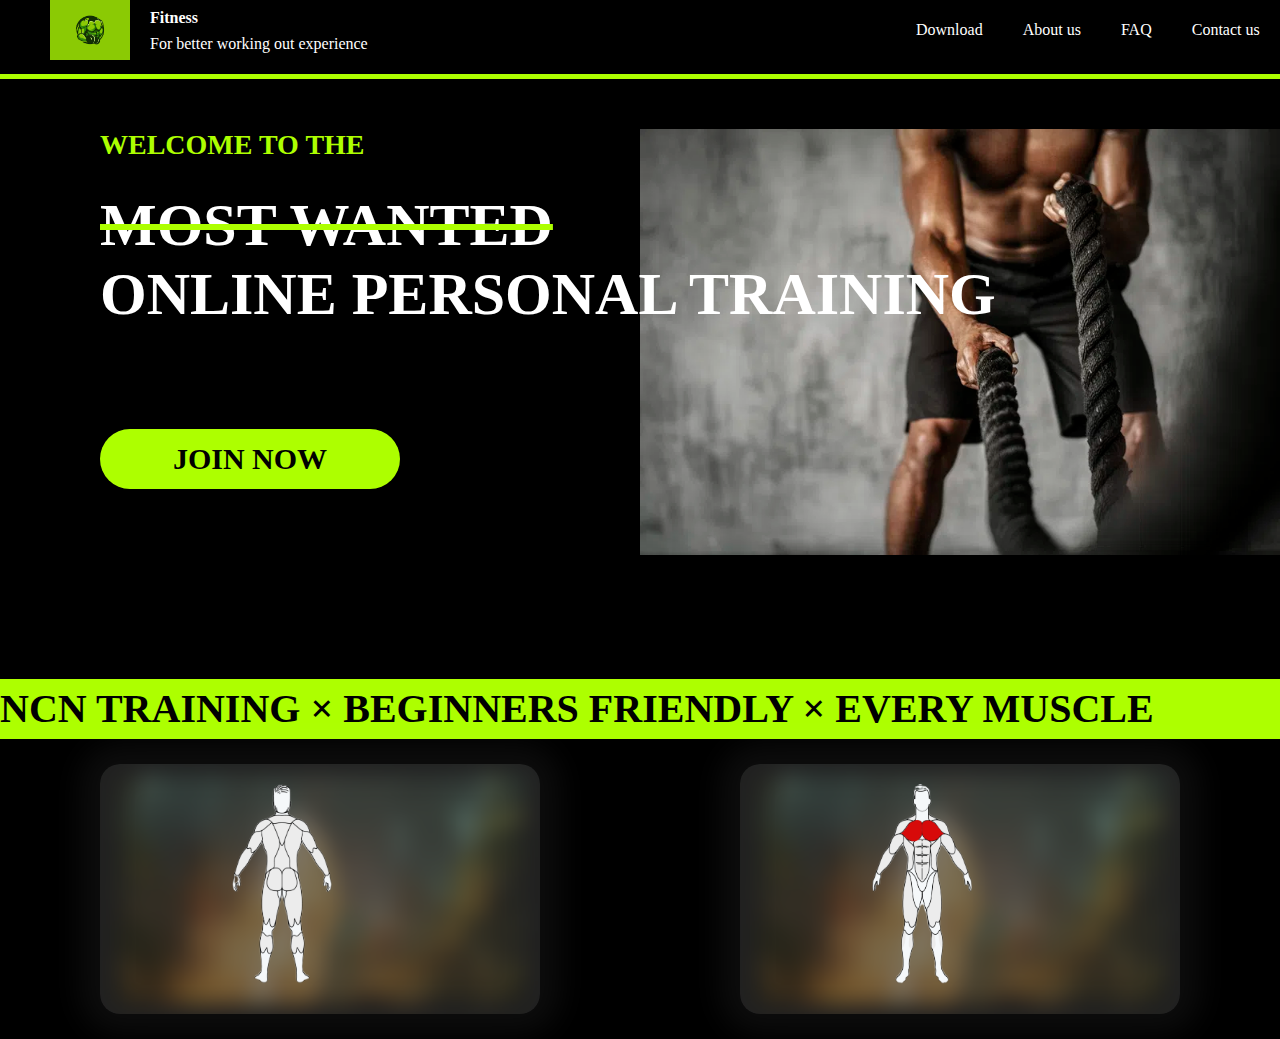
<file: index.html>
<!DOCTYPE html>
<html lang="en">
<head>
    <meta charset="UTF-8">
    <meta http-equiv="X-UA-Compatible" content="IE=edge">
    <meta name="viewport" content="width=device-width, initial-scale=1.0">
    <link rel="stylesheet" href="css/reset.css">
    <link rel="stylesheet" href="css/current.css">
    <link rel="stylesheet" href="css/index.css">
   
    <title>Document</title>
    <style>

    </style>
</head>
<body>
    <div id="header">
        <div id="header-left">
            <div id="header-left-logo">
                <img src="img/logo.png" alt="">
            </div>
            <div id="header-left-name">
                <p id="header-left-name-bold">Fitness</p>
                <p>For better working out experience</p>
            </div>
        </div>
        <ul id="header-right">
            <li><a href="#">Download</a></li>
            <li><a href="#">About us</a></li>
            <li><a href="#">FAQ</a></li>
            <li><a href="#">Contact us</a></li>
        </ul>
    </div>
    <div id="banner">
        <div id="banner-text">
            <p id="banner-text-color">
                WELCOME TO THE
            </p>
            <p id="banner-text-line">
                MOST WANTED
            </p>
            <p id="banner-text-white">
                ONLINE PERSONAL
TRAINING
            </p>
            <div id="banner-text-button" onclick="shake()">
                <a href="index2.html">JOIN NOW</a> 
            </div>
        </div>
        <div id="banner-img">
            <img src="img/1.3.jpg" alt="">
        </div>
    </div>
    <div id="content">
        <div id="content-title">
            NCN TRAINING  ×  BEGINNERS FRIENDLY × EVERY MUSCLE EXERCISE × TR
        </div>
        <div id="content-imgs">
            <div class="wrap">
                <div class="card">
                    <div class="rolebg">
                        <img src="img/bg.png" alt="">
                    </div>
                    <div class="role">
                        <img src="img/3.1.png" alt="">
                    </div>
                   
                </div>
            </div>
            <div class="wrap">
                <div class="card">
                    <div class="rolebg">
                        <img src="img/bg.png" alt="">
                    </div>
                    <div class="role">
                        <img src="img/3.2.png" alt="">
                    </div>
                    
                </div>
            </div>
        </div>
        
    </div>
</body>
<script>

</script>
</html>
</file>
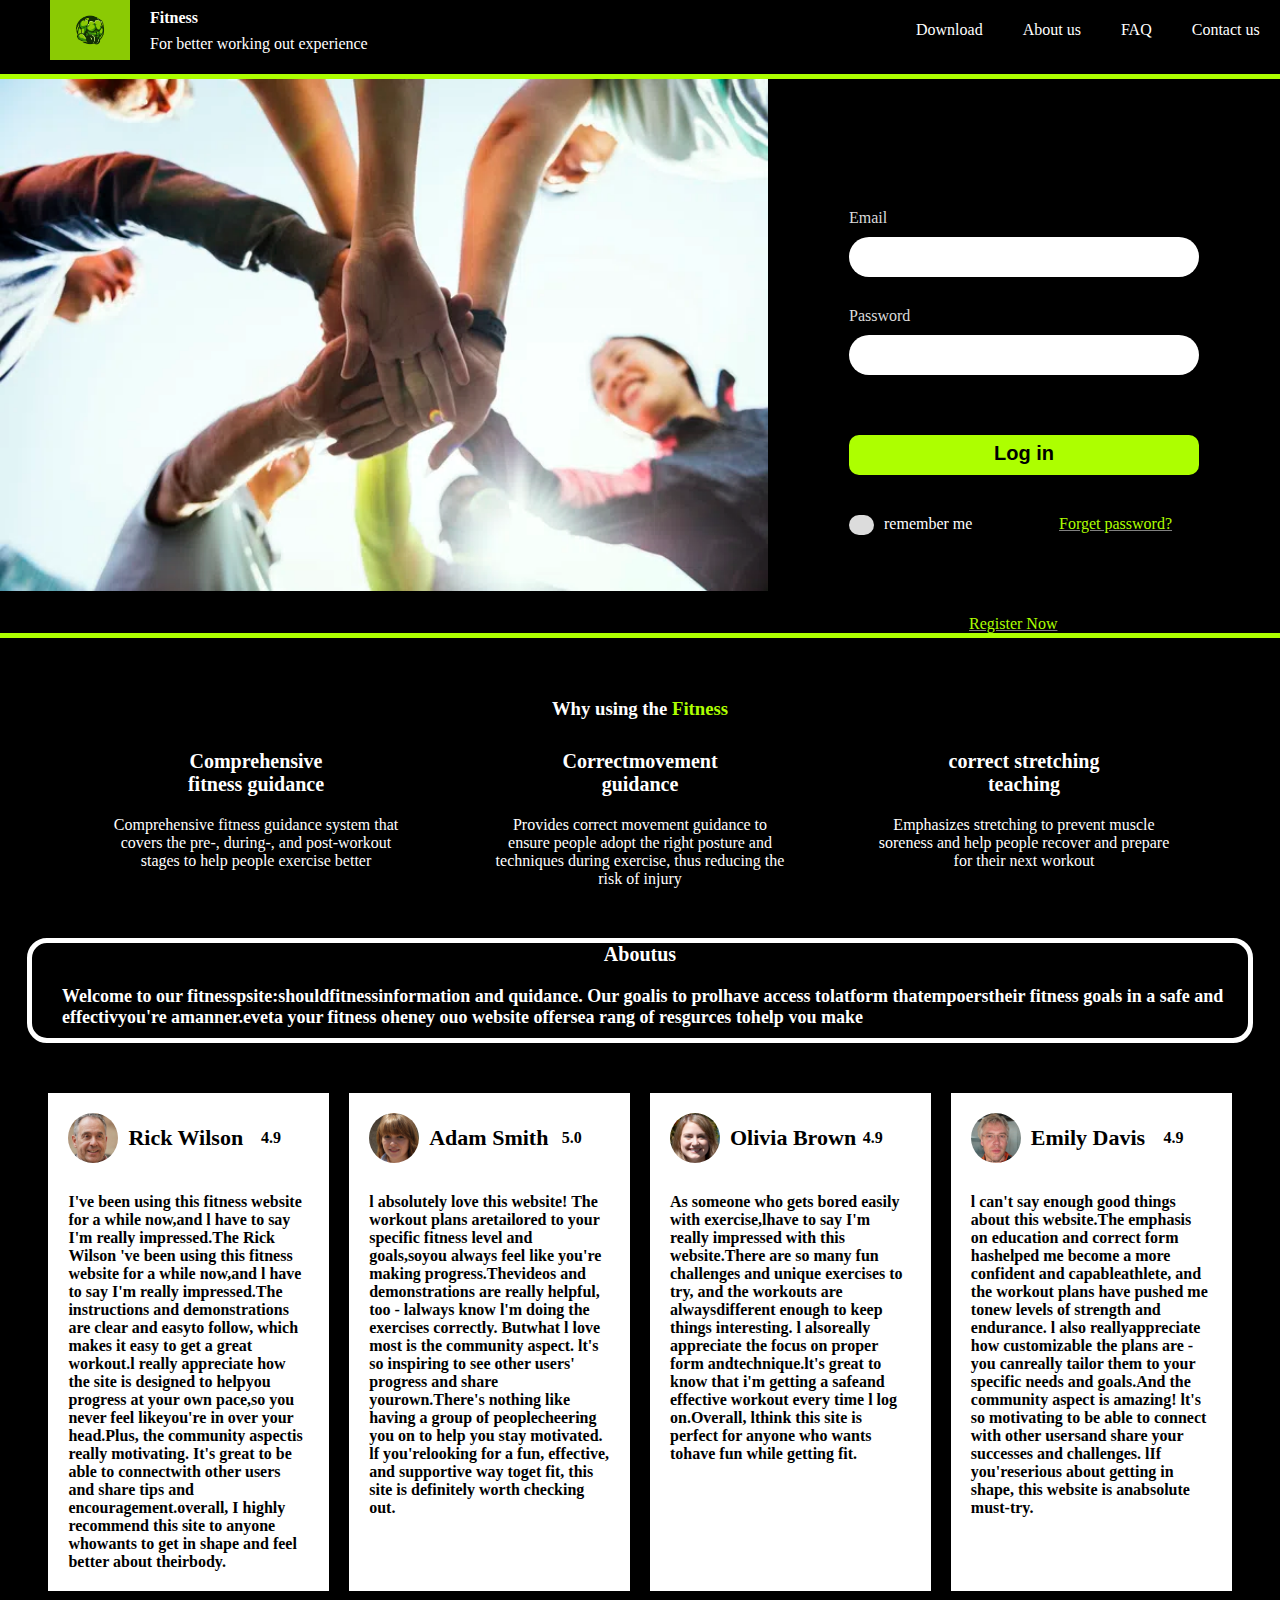
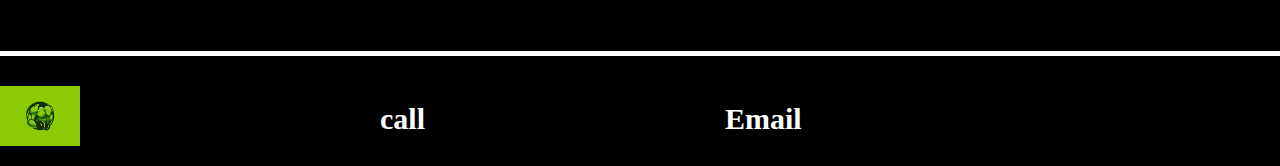
<file: index2.html>
<!DOCTYPE html>
<html lang="en">
  <head>
    <meta charset="UTF-8" />
    <meta http-equiv="X-UA-Compatible" content="IE=edge" />
    <meta name="viewport" content="width=device-width, initial-scale=1.0" />
    <title>Document</title>
    <link
      rel="stylesheet"
      href="//at.alicdn.com/t/c/font_4046373_0g1kmdkhsao8.css"
    />
    <link rel="stylesheet" href="css/reset.css" />
    <link rel="stylesheet" href="css/current.css" />
    <link rel="stylesheet" href="css/index2.css" />
  </head>
  <body>
    <div id="header">
      <div id="header-left">
        <div id="header-left-logo">
          <img src="img/logo.png" alt="" />
        </div>
        <div id="header-left-name">
          <p id="header-left-name-bold">Fitness</p>
          <p>For better working out experience</p>
        </div>
      </div>
      <ul id="header-right">
        <li><a href="#">Download</a></li>
        <li><a href="#">About us</a></li>
        <li><a href="#">FAQ</a></li>
        <li><a href="#">Contact us</a></li>
      </ul>
    </div>
    <div id="login">
      <div id="login-left">
        <img src="img/2.1.jpg" alt="" />
      </div>
      <div id="login-right">
        <form action="index3.html" onsubmit="return login()">
          <div id="login-right-item">
            <p>Email</p>
            <input type="text" id="email" onblur="emailOnblur(this)" />
          </div>
          <div id="login-right-item">
            <p>Password</p>
            <input type="password" onblur="pwdOnblur(this)" />
          </div>
          <div id="login-right-button">
            <input type="submit" value="Log in" />
          </div>
        </form>

        <div id="login-right-help">
          <div id="login-right-help-left">
            <div id="login-right-help-left-elliptic"></div>
            <div id="login-right-help-left-text">remember me</div>
          </div>
          <div id="login-right-help-right">Forget password?</div>
        </div>
        <div id="login-right-register">Register Now</div>
      </div>
    </div>
    <div id="content">
      <h3>Why using the <span>Fitness</span></h3>
      <div id="content-top">
        <div class="content-top-item">
          <div>
            <p class="content-top-item-icon">
              <i class="iconfont icon-yaling"></i>
            </p>
            <p class="content-top-item-title">
              Comprehensive <br />
              fitness guidance
            </p>
            <p>
              Comprehensive fitness guidance system that <br />
              covers the pre-, during-, and post-workout <br />
              stages to help people exercise better
            </p>
          </div>
        </div>
        <div class="content-top-item">
          <div>
            <p class="content-top-item-icon">
              <i class="iconfont icon-xinhao"></i>
            </p>
            <p class="content-top-item-title">
              Correctmovement <br />
              guidance
            </p>
            <p>
              Provides correct movement guidance to <br />
              ensure people adopt the right posture and <br />
              techniques during exercise, thus reducing the <br />
              risk of injury
            </p>
          </div>
        </div>
        <div class="content-top-item">
          <div>
            <p class="content-top-item-icon">
              <i class="iconfont icon-yundong"></i>
            </p>
            <p class="content-top-item-title">
              correct stretching <br />
              teaching
            </p>
            <p>
              Emphasizes stretching to prevent muscle <br />
              soreness and help people recover and prepare <br />
              for their next workout
            </p>
          </div>
        </div>
      </div>
      <div id="content-center">
        <p id="content-center-title">Aboutus</p>
        <p id="content-center-text">
          Welcome to our fitnesspsite:shouldfitnessinformation and quidance. Our
          goalis to prolhave access tolatform thatempoerstheir fitness goals in
          a safe and effectivyou're amanner.eveta your fitness oheney ouo
          website offersea rang of resgurces tohelp vou make
        </p>
      </div>
      <div id="content-bottom">
        <div class="content-buttom-item">
          <div class="content-buttom-item-top">
            <div class="content-buttom-item-top-left">
              <div class="content-buttom-item-top-left-img">
                <img src="img/people1.jpg" alt="" />
              </div>
              <div class="content-buttom-item-top-left-name">Rick Wilson</div>
            </div>
            <div class="content-buttom-item-top-right">
              4.9 <i class="iconfont icon-shoucang"></i>
            </div>
          </div>
          <div class="content-buttom-item-bottom">
            I've been using this fitness website for a while now,and l have to
            say I'm really impressed.The Rick Wilson 've been using this fitness
            website for a while now,and l have to say I'm really impressed.The
            instructions and demonstrations are clear and easyto follow, which
            makes it easy to get a great workout.l really appreciate how the
            site is designed to helpyou progress at your own pace,so you never
            feel likeyou're in over your head.Plus, the community aspectis
            really motivating. It's great to be able to connectwith other users
            and share tips and encouragement.overall, I highly recommend this
            site to anyone whowants to get in shape and feel better about
            theirbody.
          </div>
        </div>
        <div class="content-buttom-item">
          <div class="content-buttom-item-top">
            <div class="content-buttom-item-top-left">
              <div class="content-buttom-item-top-left-img">
                <img src="img/people2.jpg" alt="" />
              </div>
              <div class="content-buttom-item-top-left-name">Adam Smith</div>
            </div>
            <div class="content-buttom-item-top-right">
              5.0 <i class="iconfont icon-shoucang"></i>
            </div>
          </div>
          <div class="content-buttom-item-bottom">
            l absolutely love this website! The workout plans aretailored to
            your specific fitness level and goals,soyou always feel like you're
            making progress.Thevideos and demonstrations are really helpful, too
            - lalways know l'm doing the exercises correctly. Butwhat l love
            most is the community aspect. lt's so inspiring to see other users'
            progress and share yourown.There's nothing like having a group of
            peoplecheering you on to help you stay motivated. lf you'relooking
            for a fun, effective, and supportive way toget fit, this site is
            definitely worth checking out.
          </div>
        </div>
        <div class="content-buttom-item">
          <div class="content-buttom-item-top">
            <div class="content-buttom-item-top-left">
              <div class="content-buttom-item-top-left-img">
                <img src="img/people3.jpg" alt="" />
              </div>
              <div class="content-buttom-item-top-left-name">Olivia Brown</div>
            </div>
            <div class="content-buttom-item-top-right">
              4.9 <i class="iconfont icon-shoucang"></i>
            </div>
          </div>
          <div class="content-buttom-item-bottom">
            As someone who gets bored easily with exercise,lhave to say I'm
            really impressed with this website.There are so many fun challenges
            and unique exercises to try, and the workouts are alwaysdifferent
            enough to keep things interesting. l alsoreally appreciate the focus
            on proper form andtechnique.lt's great to know that i'm getting a
            safeand effective workout every time l log on.Overall, lthink this
            site is perfect for anyone who wants tohave fun while getting fit.
          </div>
        </div>
        <div class="content-buttom-item">
          <div class="content-buttom-item-top">
            <div class="content-buttom-item-top-left">
              <div class="content-buttom-item-top-left-img">
                <img src="img/people4.jpg" alt="" />
              </div>
              <div class="content-buttom-item-top-left-name">Emily Davis</div>
            </div>
            <div class="content-buttom-item-top-right">
              4.9 <i class="iconfont icon-shoucang"></i>
            </div>
          </div>
          <div class="content-buttom-item-bottom">
            l can't say enough good things about this website.The emphasis on
            education and correct form hashelped me become a more confident and
            capableathlete, and the workout plans have pushed me tonew levels of
            strength and endurance. l also reallyappreciate how customizable the
            plans are - you canreally tailor them to your specific needs and
            goals.And the community aspect is amazing! lt's so motivating to be
            able to connect with other usersand share your successes and
            challenges. lIf you'reserious about getting in shape, this website
            is anabsolute must-try.
          </div>
        </div>
      </div>
    </div>
    <div id="bottom-icon">
      <div id="bottom-icon-left">
        <i class="iconfont icon-ditu-yuan white"></i>
        <i class="iconfont icon-ditu-yuan"></i>
        <i class="iconfont icon-ditu-yuan"></i>
        <i class="iconfont icon-ditu-yuan"></i>
      </div>
      <div id="bottom-icon-right">
        <i class="iconfont icon-anniu_jiantouxiangzuo white"></i>
        <i class="iconfont icon-anniu-jiantouxiangyou"></i>
      </div>
    </div>
    <div id="footer">
      <div id="footer-item">
        <img src="img/logo.png" alt="" />
      </div>
      <div id="footer-item">call <i class="iconfont icon-dianhua"></i></div>
      <div id="footer-item">Email <i class="iconfont icon-duanxin"></i></div>
    </div>
  </body>
  <script>
    var emailCheck = false;
    var pwdCheck = false;
    function emailOnblur(obj) {
      var email = obj.value;
      
      if (email.trim() == "" || email.trim() == null) {
        
        alert("邮箱不能为空");
        console.log("youxiang不能为空");
        return false;
      }else
      {
        emailCheck = true;
        return true;
      }
      
      
    }
    function pwdOnblur(obj) {
      var pwd = obj.value;
      
      if (pwd.trim() == "") {
        
        alert("密码不能为空")
        console.log("密码不能为空");
      }
      
      pwdCheck = true;
      return true;
    }

    function login() {
      if (emailCheck == true && pwdCheck == true) {
        document.getElementById("email").value = "";
        return true;
      }
      alert("验证未通过，不能提交");
      return false;
    }
  </script>
</html>
</file>
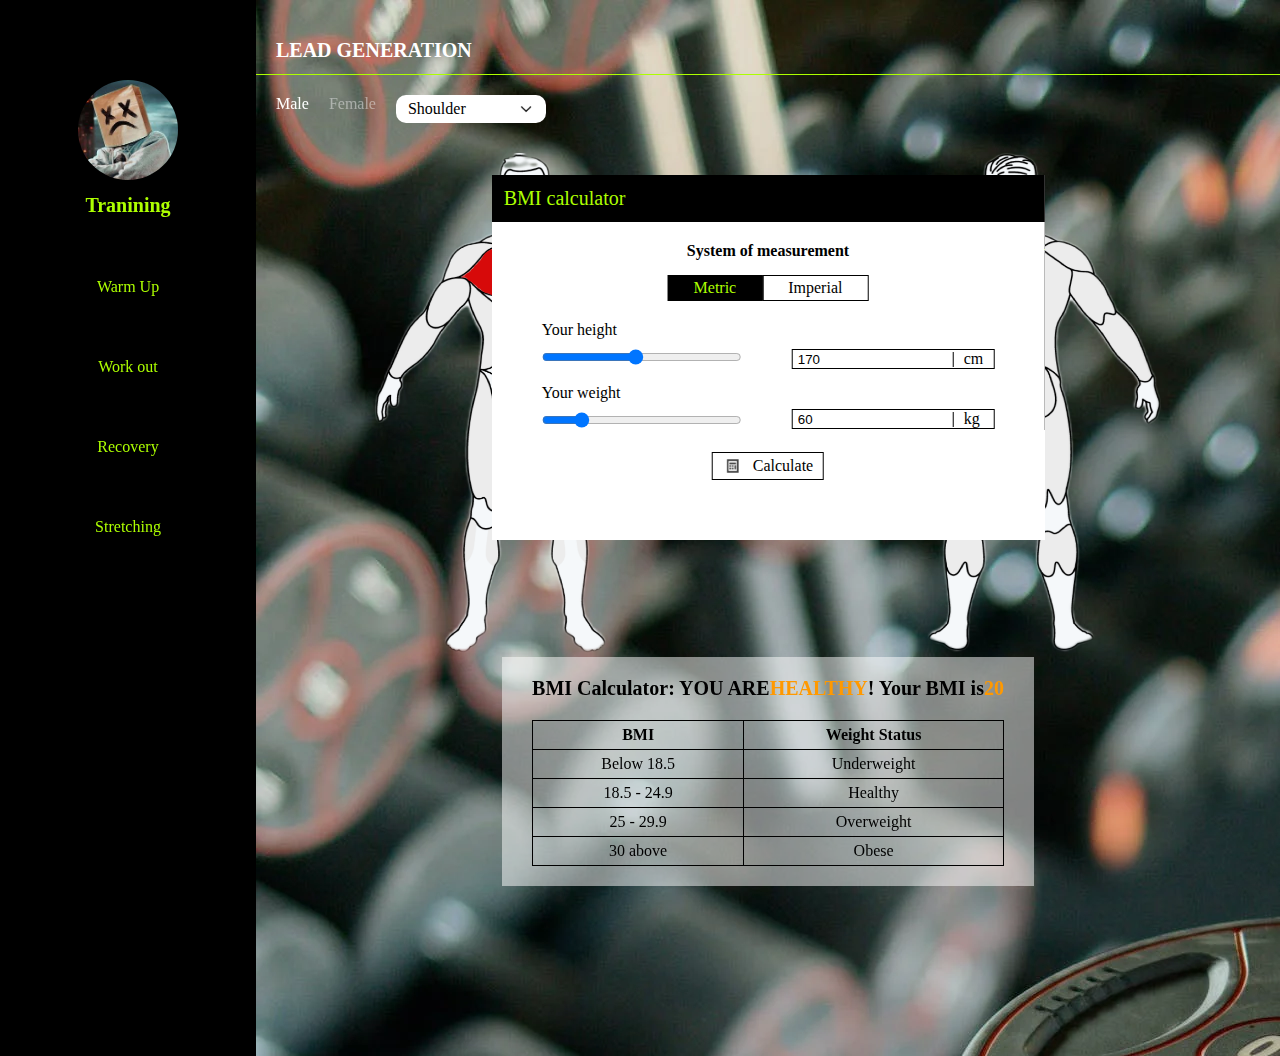
<file: index3.html>
<!DOCTYPE html>
<html lang="en">

<head>
    <meta charset="UTF-8">
    <meta http-equiv="X-UA-Compatible" content="IE=edge">
    <meta name="viewport" content="width=device-width, initial-scale=1.0">
    <title>Document</title>
    <link rel="stylesheet" href="//at.alicdn.com/t/c/font_4046373_0g1kmdkhsao8.css">
    <link rel="stylesheet" href="css/reset.css" />
    <link rel="stylesheet" href="css/current.css" />
    <link rel="stylesheet" href="css/index3.css" />
</head>

<body>
    <div id="big">
        <div id="big-left">
            <ul>
                <li id="big-left-img"><img src="img/people5.jpg" alt=""></li>
                <li id="big-left-name">Tranining</li>
                <li class="big-left-button"><a href="#"><i class="iconfont icon-paobu"></i>Warm Up</a></li>
                <li class="big-left-button"><a href="#"><i class="iconfont icon-fuwocheng"></i> Work out</a></li>
                <li class="big-left-button"><a href="#"><i class="iconfont icon-yangwoqizuo"></i>Recovery</a></li>
                <li class="big-left-button"><a href="#"><i class="iconfont icon-yundong-"></i>Stretching</a></li>
            </ul>
        </div>
        <div id="big-right">
            <div id="big-right-top">
                <i class="iconfont icon-anniu_jiantouxiangzuo"></i>LEAD GENERATION
            </div>
            <div id="big-right-bottom">
                <div id="big-right-bottom-top">
                    <div class="big-right-bottom-top-item gray">
                        <i class="iconfont icon-ditu-yuan"></i>Male
                    </div>
                    <div class="big-right-bottom-top-item ga">
                        <i class="iconfont icon-ditu-yuan"></i>Female
                    </div>
                    <div class="selector">
                        <div id="selector_basic" class="selector-basic">
                            <span id="selector_basic_text">Shoulder</span>
                            <img src="img/down.png" />
                        </div>
                        <div id="selector_options" class="selector-dropdown">
                            <ul id="selector_options_inner" class="big-right-bottom-top-item">
                                <li><a href="#">Shoulder</a></li>
                                <li><a href="#">Arms</a></li>
                                <li><a href="#">Chest</a></li>
                                <li><a href="#">Back</a></li>
                                <li><a href="#">Legss</a></li>
                            </ul>
                        </div>
                    </div>
                </div>
                <div id="big-right-bottom-center">
                    <!-- <div class="big-right-bottom-center-item">
                        <div class="big-right-bottom-center-item-img">
                            <img src="img/3.1.jpg" alt="">
                        </div>
                        <div class="big-right-bottom-center-item-text">
                            <p class="p-frist">Build up</p>
                            <p class="p-second">Home Gym !</p>
                        </div>
                    </div> -->
                    <div class="big-right-bottom-center-item big-right-bottom-center-item-center">
                        <a href="index4.html"><img src="img/3.2.png" alt=""></a>
                    </div>
                    <div class="big-right-bottom-center-item">
                        <img src="img/3.1.png" alt="">
                    </div>
                </div>
                <div id="big-right-bottom-bottom">
                    <!--                    <div class="big-right-bottom-bottom-item ">-->
                    <!--                        <img src="img/3.3.jpg" alt="">-->
                    <!--                        <div class="big-right-bottom-bottom-item-icon "><i class="iconfont icon-bofang"></i></div>-->
                    <!--                    </div>-->
                    <!--                    <div class="big-right-bottom-bottom-item">-->
                    <!--                        <div class="big-right-bottom-bottom-item-top">-->
                    <!--                            <img src="img/3.4.jpg" alt="">-->
                    <!--                            <div class="big-right-bottom-bottom-item-top-icon "><i class="iconfont icon-bofang"></i></div>-->
                    <!--                        </div>-->
                    <!--                        <div class="big-right-bottom-bottom-item-top">-->
                    <!--                            <img src="img/3.4.jpg" alt="">-->
                    <!--                            <div class="big-right-bottom-bottom-item-top-icon "><i class="iconfont icon-bofang"></i></div>-->
                    <!--                        </div>-->
                    <!--                    </div>-->
                    <!--                    <div class="big-right-bottom-bottom-item">-->
                    <!--                        <img src="img/3.5.jpg" alt="">-->
                    <!--                        <div class="big-right-bottom-bottom-item-icon "><i class="iconfont icon-bofang"></i></div>-->
                    <!--                    </div>-->
                    <div class="big-right-bottom-bottom-inner sderShow">
                        <div class="big-right-bottom-bottom-inner-title">BMI Calculator: YOU ARE <span
                                class="ajizjee">Underweight</span><span class="ajizjee">HEALTHY</span><span
                                class="ajizjee">Overweight</span><span class="ajizjee">Obese</span>!
                            Your BMI is <span class="ffshowDERer">20</span></div>
                        <table>
                            <thead>
                                <tr>
                                    <th>BMI</th>
                                    <th>Weight Status</th>
                                </tr>
                            </thead>
                            <tbody>
                                <tr>
                                    <td>Below 18.5</td>
                                    <td>Underweight</td>
                                </tr>
                                <tr>
                                    <td>18.5 - 24.9</td>
                                    <td>Healthy</td>
                                </tr>
                                <tr>
                                    <td>25 - 29.9</td>
                                    <td>Overweight</td>
                                </tr>
                                <tr>
                                    <td>30 above</td>
                                    <td>Obese</td>
                                </tr>
                            </tbody>
                        </table>
                    </div>
                </div>
                <div class="big-right-bottom-content">
                    <div class="big-right-bottom-content-top">BMI calculator</div>
                    <div class="big-right-bottom-center">
                        <div class="big-right-bottom-content-center-title">System of measurement</div>
                        <div class="big-right-bottom-content-tabs">
                            <div class="big-right-bottom-content-tab active">Metric</div>
                            <div class="big-right-bottom-content-tab">Imperial</div>
                        </div>
                        <div class="big-right-bottom-content-calc">
                            <div class="big-right-bottom-content-calc-left">
                                <div>
                                    <div class="calc-label">Your height</div>
                                    <div class="calc-input"><input id="height" type="range" min="100" max="250" step="1"
                                            value="170" /></div>
                                </div>
                                <div>
                                    <div class="calc-label">Your weight</div>
                                    <div class="calc-input"><input id="weight" type="range" min="30" max="200" step="1"
                                            value="60" /></div>
                                </div>
                            </div>
                            <div class="big-right-bottom-content-calc-right">
                                <div>
                                    <div class="calc-value">
                                        <input type="text" class="sinpuiton" id="height_text" value="170" />
                                    </div>
                                    <div class="calc-unit">cm</div>
                                </div>
                                <div>
                                    <div class="calc-value">
                                        <input type="text" class="sinpu2iton" id="weight_text" value="60" />
                                    </div>
                                    <div class="calc-unit">kg</div>
                                </div>
                            </div>
                        </div>
                        <div class="big-right-bottom-content-actions">
                            <div οnclick="one()" id="calc_btn"><img src="img/calculator.png" />Calculate</div>
                        </div>
                        <div id="result"></div>
                    </div>
                </div>
            </div>
        </div>
    </div>
    <script>
        var textONe = ''
        var textONe = ''
        function one() {
            alert("hello");
        }
        const calcBtn = document.getElementById("calc_btn");
        calcBtn.addEventListener("click", function (e) {
            let showDER = (document.querySelector(".sinpu2iton").value / Math.pow(document.querySelector(".sinpuiton").value / 100, 2)).toFixed(2)
            console.log(document.querySelector(".sinpu2iton").value, document.querySelector(".sinpuiton").value);
            console.log(showDER);

            let showList = document.querySelectorAll(".ajizjee")
            console.log('showList', showList);
            for (var i = 0; i < showList.length; i++) {
                showList[i].style.display = 'none'
            }
            if (18.5 > showDER) {
                showList[0].style.display = 'block'
                console.log(0, showList[0]);
            } else if (showDER > 18.5 && 24.9 > showDER) {
                showList[1].style.display = 'block'
                console.log(1, showList[1]);

            } else if (showDER > 25 && 29.9 > showDER) {
                showList[2].style.display = 'block'
                console.log(2, showList[2]);

            } else if (showDER > 30) {
                showList[3].style.display = 'block'
                console.log(3, showList[3]);

            }

            document.querySelector(".ffshowDERer").innerHTML = showDER
            if (document.querySelector('.sderShow').style.display == 'none') {
                document.querySelector('.sderShow').style.display = 'block'
            } else {
                document.querySelector('.sderShow').style.display = 'none'

            }
        });
        const height = document.getElementById("height");
        const weight = document.getElementById("weight");
        height.addEventListener("change", function (e) {
            heightVal = Number(e.target.value);
            document.querySelector(".sinpuiton").value = heightVal;
        });
        weight.addEventListener("change", function (e) {
            weightVal = Number(e.target.value);
            document.querySelector(".sinpu2iton").value = weightVal;

        });
        const heightText = document.getElementById("height_text");
        const weightText = document.getElementById("weight_text");

        heightText.addEventListener("change", function (e) {
            heightVal = Number(e.target.value);
            height.value = heightVal;
        });

        weightText.addEventListener("change", function (e) {
            weightVal = Number(e.target.value);
            weight.value = weightVal;
        });

    </script>
    <style>
        .ajizjee {
            display: none;

        }

        .ajizjee:nth-of-type(2) {
            display: block;
        }

        .big-right-bottom-bottom-inner-title {
            display: flex;
        }

        @media screen and (max-width: 600px) {

            /*当屏幕尺寸小于600px时，应用下面的CSS样式*/
            .show_mainDERse {
                background: #ccc;
            }
        }
    </style>
    <!-- <script src="js/index3.js"></script> -->

</body>
</html>
</file>
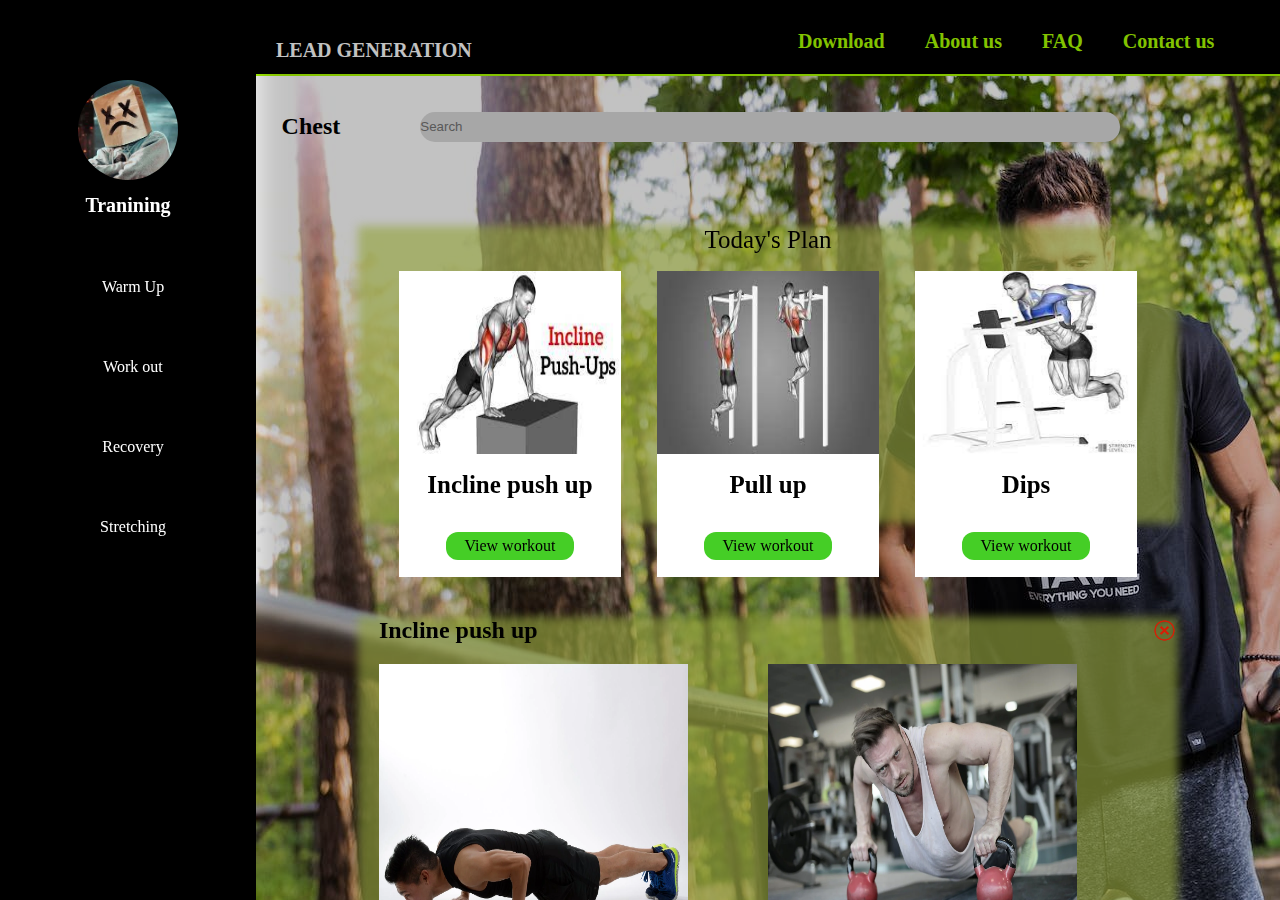
<file: index4.html>
<!DOCTYPE html>
<html lang="en">

<head>
  <meta charset="UTF-8" />
  <meta http-equiv="X-UA-Compatible" content="IE=edge" />
  <meta name="viewport" content="width=device-width, initial-scale=1.0" />
  <title>Document</title>
  <link rel="stylesheet" href="//at.alicdn.com/t/c/font_4046373_0g1kmdkhsao8.css" />
  <link rel="stylesheet" href="css/reset.css" />

  <link rel="stylesheet" href="css/index4.css" />
</head>

<body>

  <div id="big">
    <div id="big-left">
      <ul>
        <li id="big-left-img"><img src="img/people5.jpg" alt="" /></li>
        <li id="big-left-name">Tranining</li>
        <li class="big-left-button">
          <a href="#"><i class="iconfont icon-paobu"></i>Warm Up</a>
        </li>
        <li class="big-left-button">
          <a href="#"><i class="iconfont icon-fuwocheng"></i> Work out</a>
        </li>
        <li class="big-left-button">
          <a href="#"><i class="iconfont icon-yangwoqizuo"></i>Recovery</a>
        </li>
        <li class="big-left-button">
          <a href="#"><i class="iconfont icon-yundong-"></i>Stretching</a>
        </li>
      </ul>
    </div>


    <div id="big-right">


      <div class="fefeferfeffqweffe">  </div>

      <div id="big-right-top">
        <div id="big-right-top-left">
          <i class="iconfont icon-anniu_jiantouxiangzuo"></i>LEAD GENERATION
        </div>

        <ul id="big-right-top-right">
          <li><a href="#">Download</a></li>
          <li><a href="#">About us</a></li>
          <li><a href="#">FAQ</a></li>
          <li><a href="#">Contact us</a></li>
        </ul>
      </div>
      
      <div id="big-right-s">
        <h2 id="big-right-s-text">Chest</h2>
        <div id="big-right-s-input">
          <input type="text" placeholder="Search" />
        </div>
      </div>

      <!-- topS -->
      <div class="topSer">
        <div class="bagDER_wer"></div>

        <div class="twDERS">Today's Plan</div>
        <div class="cenSErSfe_we">

          <div class="lsiet_seho">
            <div class="imgDER">
              <img src="./img/download.jpeg " alt="">

            </div>
            <div class="imgDER_bor">
              <div class="showDEteret">Incline push up</div>
              <div class="show_button showDER_one">View workout</div>
            </div>
          </div>

          <div class="lsiet_seho">
            <div class="imgDER">
              <img src="./img/download (1).jpeg" alt="">
            </div>
            <div class="imgDER_bor">
              <div class="showDEteret">Pull up</div>
              <div class="show_button cfesfesfe">View workout</div>
            </div>
          </div>

          <div class="lsiet_seho">
            <div class="imgDER">
              <img src="./img/download (2).jpeg" alt="">
            </div>
            <div class="imgDER_bor">
              <div class="showDEteret">Dips</div>
              <div class="show_button sefeswer">View workout</div>
            </div>
          </div>
        </div>

      </div>

      <div class="showDer">

        <div  class="showone asd">
          <div class="bagDER_wer"></div>

          <div class="qwerfefety border_show fafewfefver">
            <img src="./img/serDER.png" alt="">
            
          </div>

          <div class=" qwerfefety big-right-square">
            <div class="big-right-square-text">
              <span> 
                Incline push up<i class="iconfont icon-tuceng"></i>

              </span>
            </div>
            <div class="big-right-square-imgs">
              <div class="big-right-square-imgs-item">
          <div class="text_show_main"></div>

                <img src="img/4.1.jpg" alt="" />
              </div>
              <div class="big-right-square-imgs-item">
          <div class="text_show_main"></div>

                <img src="img/4.2.jpg" alt="" />
              </div>
            </div>
          </div>
          <div class="qwerfefety big-right-ol">
            <div class="big-right-ol-item">
              <div class="big-right-ol-item-num">1</div>
              <div class="big-right-ol-item-text">
                Place your hands firmly on the ground, directly under shoulders.
              </div>
            </div>
            <div class="big-right-ol-item">
              <div class="big-right-ol-item-num">2</div>
              <div class="big-right-ol-item-text">
                Flatten your back so your entire body is straight and slowly lower
                your body
              </div>
            </div>
            <div class="big-right-ol-item">
              <div class="big-right-ol-item-num">3</div>
              <div class="big-right-ol-item-text">
                Draw shoulder blades back and down, keeping elbows tucked close to
                your body
              </div>
            </div>
            <div class="big-right-ol-item">
              <div class="big-right-ol-item-num">4</div>
              <div class="big-right-ol-item-text">
                Exhale as you push back to the starting position.
              </div>
            </div>
          </div>
        </div>


        <div class="showone qwe">
          <div class="border_show fedfefefeq">
            <img src="./img/serDER.png" alt="">
          <div class="bagDER_wer"></div>

          </div>
          <div class="bagDER_wer"></div>

          <div class="qwerfefety big-right-square">
            <div class="big-right-square-text">
            <span>  Pull up <i class="iconfont icon-tuceng"></i></span>
            </div>
            <div class="big-right-square-imgs">
              <div class="big-right-square-imgs-item">
          <div class="text_show_main"></div>

                <img src="img/4.3.jpg" alt="" />
                
              </div>
              <div class="big-right-square-imgs-item">
          <div class="text_show_main"></div>

                <img src="img/4.4.jpg" alt="" />
              </div>
            </div>
          </div>
          <div class="qwerfefety big-right-ol">
            <div class="big-right-ol-item">
              <div class="big-right-ol-item-num">1</div>
              <div class="big-right-ol-item-text">
                Place your hands behind you onto a chair, so that your fingers face forward
              </div>
            </div>
          </div>
          <div class="qwerfefety big-right-ol">
            <div class="big-right-ol-item">
              <div class="big-right-ol-item-num">2</div>
              <div class="big-right-ol-item-text">
                Extend your legs and start bending your elbows.
              </div>
            </div>
          </div>
          <div class="qwerfefety big-right-ol">
            <div class="big-right-ol-item">
              <div class="big-right-ol-item-num">3</div>
              <div class="big-right-ol-item-text">
                Lower your body until your arms are at a 90-degree angle.
              </div>
            </div>
          </div>
        </div>

        <div class="showone qaz">
          <div class="bagDER_wer"></div>

          <div class="qwerfefety border_show fafewfver">
            <img src="./img/serDER.png" alt="">
          </div>
          <div class="qwerfefety big-right-square">
            <div class="big-right-square-text">
              <span>Dips <i class="iconfont icon-tuceng"></i></span>
            </div>
            <div class="big-right-square-imgs">
              <div class="big-right-square-imgs-item">
          <div class="text_show_main"></div>

                <img src="img/WechatIMG234.jpeg" alt="" />
              </div>
              <div class="big-right-square-imgs-item">
          <div class="text_show_main"></div>

                <img src="img/WechatIMG235.jpeg" alt="" />
              </div>
            </div>
          </div>
          <div class="qwerfefety big-right-ol">
            <div class="big-right-ol-item">
              <div class="big-right-ol-item-num">1</div>
              <div class="big-right-ol-item-text">
                Find a sturdy elevated surface like a bench or step.
              </div>
            </div>
          </div>
          <div class="qwerfefety big-right-ol">
            <div class="big-right-ol-item">
              <div class="big-right-ol-item-num">2</div>
              <div class="big-right-ol-item-text">
                Keep body straight, engage core, and lower chest towards surface.
              </div>
            </div>
          </div>
          <div class="qwerfefety big-right-ol">
            <div class="big-right-ol-item">
              <div class="big-right-ol-item-num">3</div>
              <div class="big-right-ol-item-text">
                Push back up to starting position, extending your arms fully.
              </div>
            </div>
          </div>
        </div>
      </div>

    </div>
  </div>
</body>
<style>
  .big-right {
    display: flex;
    justify-content: center;
  }

  .showDer {
    width: 80%;
    margin: 3vh auto;
  }
  .showone{
    position: relative;
    border-radius: 4px;
    /* background-color: rgba(1, 1, 1, 0.45); */
    
  }
    .showTwo{
    position: relative;
  }
  .showThree{
    position: relative;
  }

  .border_show{
    position: absolute;
    right: 0;
    top: 0;
      z-index: 2 !important;
  }
 .border_show img{
      width: 3vh;
      height: 3vh;
      z-index: 2 !important;

    }

  .qwe,
  .qaz{
    display: none;
  }
  .qwerfefety{
    z-index: 3 !important;
  }
 .big-right-square-imgs-item{
    z-index: 3 !important;

  }
  .qwerfefety img{
    z-index: 3 !important;

  }
  .topSer {
    width: 80%;
    padding: 1.5vh 0;
    display: flex;
    margin: 4vh auto 12vh auto;
    height: 30vh;
    flex-wrap: wrap;
    position: relative;

  }

  .bagDER_wer {
    width: 100%;
    height: 100%;
    position: absolute;
    filter: blur(5px);
    background-color: rgba(148,164,62, 0.64);
    z-index: 1 !important;
  }
  .text_show_main{
    width: 100%;
    height: 100%;
    position: absolute;
    filter: blur(5px);
    z-index: 7 !important;
    /* background-color: rgba(148,164,62, 0.64); */
  }
  .big-right-square-imgs-item{
    width: 45%;
    height: 32vh;
    position: relative;
    overflow: hidden;
  }
  .big-right-square-imgs-item img{
    width: 100%; 
    height: 100%; 
}

  .fafawefqwe{
    /* width: 100%;
    height: 100%;
    position: relative; */
  }
  .fefeferfeffqweffe{
    width: 100%;
    height: 100%;
    position: absolute;
    filter: blur(15px);
    background-color: rgba(1,1,1, 0.24);
  }


  .twDERS {
    width: 100%;
    text-align: center;
    font-size: 25px;
    font-weight: 500;
    height: 5vh;
    z-index: 2 !important;

  }

  .cenSErSfe_we {
    width: 90%;
    display: flex;
    margin: 0 auto;
    z-index: 2 !important;
    align-items: center;
    justify-content: space-between;
  }
.big-right-square-text{
  z-index: 99 !important;
  height: 3vh;
}
.big-right-square-text span{
  z-index: 99 !important;
  position: absolute;
  }
  .lsiet_seho {
    background-color: #fff;
    width: 30%;
    height: 34vh;
  }

  .imgDER {
    width: 100%;
    height: 60%;

  }

  .imgDER img {
    width: 100%;
    height: 100%;
  }

  .imgDER_bor {
    width: 100%;
    height: 40%;
    display: flex;
    flex-wrap: wrap;
    align-items: center;
    justify-content: center;
  }

  .showDEteret {
    width: 100%;
    text-align: center;
    font-size: 25px;
    font-weight: 550;
    color: black;
  }
.big-right-ol-item-num{
  z-index: 4 !important;
}

#big-right{
  height: 100vh;
  overflow: scroll;

}
.big-right-ol-item-text{
  width: 90%;
  z-index: 2!important;
  float: right;
  transform: translate(1vh,0);
}
.big-right-ol-item{
  
}
  .show_button {
    width: 51%;
    padding: 5px 8px;
    background-color: rgb(69, 206, 38);
    border-radius: 12px;
    text-align: center;
  }
  @media screen and (max-width: 600px) { /*当屏幕尺寸小于600px时，应用下面的CSS样式*/
      .show_mainDERse {
          background: #ccc;
       }          
  }
</style>
<script>
  function one() {
    alert("hello");
  }
  const calcBtn = document.querySelector(".showDER_one");
  calcBtn.addEventListener("click", function (e) {
    console.log('123');

    document.querySelector(".asd").style.display = 'block'
    document.querySelector(".qwe").style.display = 'none'
    document.querySelector(".qaz").style.display = 'none'

  });
  const cadlcBtn = document.querySelector(".cfesfesfe");
  cadlcBtn.addEventListener("click", function (e) {
    
    document.querySelector(".asd").style.display = 'none'
    document.querySelector(".qwe").style.display = 'block'
    document.querySelector(".qaz").style.display = 'none'
  });
  const sefeswer = document.querySelector(".sefeswer");
  sefeswer.addEventListener("click", function (e) {
    console.log(312321312);
    document.querySelector(".asd").style.display = 'none'
    document.querySelector(".qwe").style.display = 'none'
    document.querySelector(".qaz").style.display = 'block'
  });
  const fafewfefver = document.querySelector(".fafewfefver");
  fafewfefver.addEventListener("click", function (e) {
    document.querySelector(".asd").style.display = 'none'
    document.querySelector(".qwe").style.display = 'none'
    document.querySelector(".qaz").style.display = 'none'
  });
  const fedfefefeq = document.querySelector(".fedfefefeq");
  fedfefefeq.addEventListener("click", function (e) {
    document.querySelector(".asd").style.display = 'none'
    document.querySelector(".qwe").style.display = 'none'
    document.querySelector(".qaz").style.display = 'none'
  });
  const fafewfver = document.querySelector(".fafewfver");
  fafewfver.addEventListener("click", function (e) {
    document.querySelector(".asd").style.display = 'none'
    document.querySelector(".qwe").style.display = 'none'
    document.querySelector(".qaz").style.display = 'none'
  });

</script>

</html>
</file>
<file: css/current.css>
#header{
    display: flex;
    color: white;
    border-bottom: 5px solid #ADFF00;
    padding-bottom: 10px;
    
}
#header-left{
    display: flex;
    width: 70%;
}
#header-left-logo{
    margin-left: 50px;
}
#header-left-logo img{
    width: 80px;
    height: 60px;
}
#header-left-name p{
    margin-left: 20px;
    
}
#header-left-name-bold{
    font-weight: bold;
    line-height: 35px;
    height: 35px;
    
}
#header-right{
    display: flex;
    height: 60px;
    line-height: 60px;
}

#header-right li{
    margin: 0px 20px;
}
#header-right li a{
    color: white;
}
</file>
<file: css/index.css>
body {
    background-color: black;
}

#banner {
    display: flex;
    position: relative;
    height: 550px;
    margin-top: 50px;
}

#banner-text {
    margin-left: 100px;
    z-index: 100;
}

#banner-text-color {
    color: #ADFF00;
    font-weight: bold;
    font-size: 28px;
    margin-bottom: 30px;
}

#banner-text-line {
    text-decoration: line-through;
    color: white;
    font-weight: bold;
    font-size: 60px;
    text-decoration-color: #ADFF00;

}

#banner-text-white {
    color: white;
    font-weight: bold;
    font-size: 60px;
}



#banner-text-button {
    background-color: #ADFF00;
    width: 300px;
    height: 60px;
    font-weight: bold;
    font-size: 30px;
    text-align: center;
    line-height: 60px;
    border-radius: 50px;
    margin-top: 100px;
}

#banner-text-button:active{
    animation: shake 800ms ease-in-out;
}
@keyframes shake { /*core code */
    10%, 90% { transform: translate3d(0, -2px, 0); }
    20%, 80% { transform: translate3d(0, +3px, 0); }
    30%, 70% { transform: translate3d(0, -7px, 0); }
    40%, 60% { transform: translate3d(0, +5px, 0); }
    50% { transform: translate3d(0, -5px, 0); }
}

#banner-img {
    position: absolute;
    left: 50%;
}

#banner-img img {
    width: 100%;
}

#content-title {
    background-color: #ADFF00;
    font-weight: bold;
    font-size: 40px;
    height: 60px;
    line-height: 60px;
}

#content-imgs {
    display: flex;

}

/* 3D */
.wrap {
    width: 100%;
    height: 300px;

    display: flex;
    justify-content: center;
    align-items: center;
    margin: 0px 0px;
}

.card {
    width: 440px;
    height: 250px;
    position: relative;
}

.rolebg {
    width: 440px;
    height: 250px;
    border-radius: 20px;
    overflow: hidden;
    box-shadow: 0px 0px 30px 20px rgba(255, 255, 255, 0.05);
    transform-origin: bottom;
    transition: 2s;
}

.rolebg img {
    width: 100%;
    height: 100%;
    object-fit: cover;
}

.role {
    width: 440px;
    height: 230px;
    position: absolute;
    bottom: 0px;
    left: 30%;
    transform-origin: bottom;
    transition: 2s;

}

.role img {
    width: 100px;
    height: 200px;

}



.card:hover .rolebg {
    transform: perspective(1000px) rotateX(30deg) skewX(-20deg);
}

.card:hover .role {
    transform: scale(1.3);
}

.card:hover .content {
    opacity: 1;
    transform: translateY(120px);
}
</file>
<file: css/index2.css>
body{
    background-color: black;
}
#login{
    display: flex;
    border-bottom: 5px solid #ADFF00;
}
#login-left{
    width: 60%;
}
#login-left img{
    width: 100%;
}
#login-right{
    width: 40%;
    margin-top: 100px;
}
#login-right-item{
    width: 350px;
    margin: 30px auto;
    
}
#login-right-item p{
    color: gainsboro;
    margin-bottom: 10px;
}
#login-right-item input{
    border-radius: 50px;
    width: 350px;
    height: 40px;
    border: none;
}
#login-right-button{
   
    margin: 0px auto;
    background-color: #ADFF00;
    width: 350px;
    height: 40px;
    
    text-align: center;
    line-height: 40px;
    border-radius: 10px;
    margin-top: 60px;
    
}
#login-right-button input{
    border: none;
    font-weight: bold;
    font-size: 20px;
    background-color: #ADFF00;
    cursor:pointer;
}
#login-right-help{
    display: flex;
}
#login-right-help-left{
    color: white;
}
#login-right-help{
    width: 350px;
    margin: 0px auto;
    margin-top: 40px;
}
#login-right-help-left{
    display: flex;
    width: 60%;
    
}
#login-right-help-left-elliptic{
    width: 25px;
    height: 20px;
    border-radius: 30px;
    background-color: gainsboro;
    margin-right: 10px;
}
#login-right-help-right{
    color: #ADFF00;
    text-decoration: underline;
    text-decoration-color: gray;
}
#login-right-register{
    color: #ADFF00;
    text-decoration: underline;
    text-decoration-color: gray;
    width: 110px;
    margin: 0px auto;
    margin-top: 80px;
    
}
#content h3{
    color: white;
    text-align: center;
    margin-top: 60px;
}
#content h3 span{
    color: #ADFF00;
}
#content-top {
    width: 90%;
    margin: 0px auto;
    display: flex;
}
#content-top .content-top-item{
    color: white;
    text-align: center;
    margin: 20px 40px 50px 40px;
    width: 400px;
}
#content-top .content-top-item-icon{
    color: #ADFF00;
}
#content-top .content-top-item-title{
    font-weight: bold;
    margin-top: 10px;
    margin-bottom: 20px;
    font-size: 20px;
}
#content-center{
    color: white;
    border: 5px solid white;
    border-radius: 20px;
    width: 95%;
    margin: 0px auto;
}
#content-center-title{
    text-align: center;
    font-size: 20px;
    font-weight: bold;
}
#content-center-text{
    margin: 20px 0px 10px 30px;
    font-size: 18px;
    font-weight: bold;
}
#content-bottom{
    width: 94%;
    margin: 50px auto 0px;
    display: flex;
}
.content-buttom-item{
    background-color: white;
    padding: 20px;
    margin: 0px 10px;
    width: 400px;
}
.content-buttom-item-top{
    margin-bottom: 30px;
    display: flex;
}
.content-buttom-item-top-left{
    display: flex;
    height: 50px;
    width: 80%;
}
.content-buttom-item-top-left-img{
    border-radius: 50%;
    overflow: hidden;
    width: 50px;
}
.content-buttom-item-top-left-img img{
    width: 100%;
}
.content-buttom-item-top-left-name{
    font-weight: bold;
    font-size: 22px;
    line-height: 50px;
    margin-left: 10px;
}
.content-buttom-item-top-right{
    font-weight: bold;
    line-height: 50px;
}
.content-buttom-item-bottom{
    font-weight: bold;
}
#bottom-icon{
    width: 95%;
    margin: 30px auto;
    display: flex;
}
#bottom-icon-left{
    color: gainsboro;
    width: 94%;
}
#bottom-icon-left .white{
    color: white;
}
#bottom-icon-right{
    float: right;
    color: gainsboro;
    
}
#bottom-icon-right i{
    font-size: 40px;
}
#bottom-icon-right .white{
    color: white;
}
#footer{
    color: white;
    display: flex;
    border-top: 5px solid white;
    padding-top: 30px;
    font-size: 30px;
    line-height: 60px;
    font-weight: bold;
}
#footer #footer-item i{
    font-size: 40px;
    line-height: 60px;
    font-weight: bold;
}
#footer-item{
    margin-right: 300px;
}
#footer-item img{
    width: 80px;
    height: 60px;
}
</file>
<file: css/index3.css>
body{
    background-color: black;
}
#big{
    display: flex;
}
#big-left{
    width: 20%;

    text-align: center;
    padding-top: 80px;
}
#big-left > ul {
    position: sticky;
    top: 80px;
}
#big-left-img img{
    width: 100px;
    height: 100px;
    border-radius: 50px;
}
#big-left-name{
    font-size: 20px;
    font-weight: bold;
    margin: 10px 0px 50px 0px;
    color: #ADFF00;
}
.big-left-button {

    width: 200px;
    height: 40px;
    line-height: 40px;
    border-radius: 10px;
    margin: 0px auto 40px;
}
.big-left-button a{
    color: #ADFF00;
}
.big-left-button:hover{
    background-color: gray;
}
.big-left-button i{
    font-weight: bold;
}
#big-right{
    width: 80%;
    background-image: url("../img/3.bg.jpg");
}
#big-right-top{
    padding-top: 30px;
    font-weight: bold;
    padding-left: 20px;
    padding-bottom: 10px;
    font-size: 20px;
    color: white;
    border-bottom: 1px solid #ADFF00;
}
#big-right-top i{
    font-size: 30px;
}
#big-right-bottom-top{
    display: flex;
    padding: 20px 0px 30px 20px;
}
.big-right-bottom-top-item{
    margin-right: 20px;
    display: flex;
}
.gray{
    color: white;
}
.ga{
    color: rgb(235, 235, 235,0.5);
}
.big-right-bottom-top-item li{
    /*border-bottom: 1px solid black;*/
    background-color: white;
    padding: 3px 5px;
    width: 200px;
    height: 50px;
    line-height: 50px;
    text-align: center;
    box-sizing: border-box
}
/*.big-right-bottom-top-item li:hover{*/
/*    background-color: gray;*/
/*}*/
/*.big-right-bottom-top-item li:hover a{*/
/*    color: white;*/
/*}*/
#big-right-bottom-center{
    width: 95%;
    margin: 0px auto;
    display: flex;

}
.big-right-bottom-center-item{
    width: 50%;
    text-align: center;

}
.big-right-bottom-center-item img{
    width: 300px;
    height: 500px;
}

.big-right-bottom-center-item-text p{
    color: white;
    background-color: gray;
}
.big-right-bottom-center-item-text .p-frist{
    padding-top: 20px;
    width: 70px;
    font-weight: bold;
}
.big-right-bottom-center-item-text .p-second{
    padding-top: 10px;
    width: 100px;

}
#big-right-bottom-bottom{
    display: flex;
    justify-content: center;
    width: 95%;
    margin: 0px auto 170px;
}
.big-right-bottom-bottom-inner {
    background-color: rgba(255, 255, 255, 0.5);
    padding: 20px 30px;
}
.big-right-bottom-bottom-inner-title {
    font-size: 20px;
    margin-bottom: 20px;
    font-weight: bold;
}
.big-right-bottom-bottom-inner table {
    border-collapse: collapse;
    width: 100%;
    text-align: center;
}
.big-right-bottom-bottom-inner table th,
.big-right-bottom-bottom-inner table td {
    padding: 5px 10px;
    border: 1px solid #000000;
}
.big-right-bottom-bottom-inner-title span {
    color: #FF9900;
}
.big-right-bottom-bottom-item{
    margin: 0px 10px;
    position: relative;
}
.big-right-bottom-bottom-item img{
    width: 380px;
    height: 250px;
}
.big-right-bottom-bottom-item-top img{
    width: 300px;
    height: 125px;
}
.big-right-bottom-bottom-item-top{
    position: relative;
}
.big-right-bottom-bottom-item-icon{
    font-weight: bold;
    color: orange;
    position: absolute;
    left: 40%;
    top: 40%;
}
.big-right-bottom-bottom-item-icon i{
    font-size: 70px;
}
.big-right-bottom-bottom-item-top-icon{
    font-weight: bold;
    color: orange;
    position: absolute;
    left: 40%;
    top: 30%;
}
.big-right-bottom-bottom-item-top-icon i{
    font-size: 70px;
}

#big-right-bottom {
    position: relative;
}

.big-right-bottom-content {
    position: absolute;
    top: 100px;
    left: 50%;
    transform: translateX(-50%);
    background-color: #FFFFFF;
}

.big-right-bottom-content-top {
    background-color: #000000;
    color: #adff00;
    padding: 12px;
    font-size: 20px;
}

.big-right-bottom-center {
    display: flex;
    flex-direction: column;
    align-items: center;
    padding: 20px 50px;
}

.big-right-bottom-content-center-title {
    text-align: center;
    font-weight: bold;
    margin-bottom: 15px;
}

.big-right-bottom-content-tabs {
    display: flex;
}

.big-right-bottom-content-tab {
    border: 1px solid #000000;
    padding: 3px 25px;
}

.big-right-bottom-content-tab.active {
    background-color: #000000;
    color: #adff00;
}

.big-right-bottom-content-actions {
    text-align: center;
    margin-bottom: 20px;
}

#result {
    margin-bottom: 20px;
}

.big-right-bottom-content-actions > div {
    display: flex;
    align-items: center;
    border: 1px solid #000000;
    padding: 3px 10px;
    cursor: pointer;
}

.big-right-bottom-content-calc {
    display: flex;
    align-items: center;
    gap: 50px;
    margin: 20px 0;
}

.big-right-bottom-content-calc > div {
    flex: 1;
    display: flex;
    flex-direction: column;
}

.big-right-bottom-content-calc .calc-label {
    margin-bottom: 10px;
}

.big-right-bottom-content-actions > div img {
    width: 20px;
    height: 20px;
    margin-right: 10px;
}

.big-right-bottom-content-calc-left > div + div {
    margin-top: 15px;
}

.big-right-bottom-content-calc-left .calc-input input {
    width: 200px;
}

.big-right-bottom-content-calc-right .calc-value input {
    width: 100%;
    border: none;
    outline: none;
}

.big-right-bottom-content-calc-right .calc-value {
    display: flex;
    padding: 0 5px;
    width: 150px;
    text-align: center;
    color: #1caf8c;
    border-right: 1px solid #000000;
}

.big-right-bottom-content-calc-right .calc-unit {
    padding: 0 10px;
}

.big-right-bottom-content-calc-right > div {
    display: flex;
    align-items: center;
    border: 1px solid #000000;
    margin-top: 25px;
}

.big-right-bottom-content-calc-right > div + div {
    margin-top: 40px;
}

.selector {
    position: relative;
    width: 150px;
}

.selector-basic {
    position: relative;
    background-color: white;
    border-radius: 10px;
    padding: 5px 12px;
}

.selector-basic img {
    position: absolute;
    top: 50%;
    transform: translateY(-50%);
    right: 10px;
    width: 20px;
    height: 20px;
}

.selector .selector-dropdown {
    display: none;
    position: absolute;
    top: 35px;
    left: 0;
    background-color: #FFFFFF;
    border: 1px solid black;
    border-radius: 10px;
    height: 50px;
    overflow-y: hidden;
    z-index: 99;
}

.selector .big-right-bottom-top-item {
    flex-direction: column;
    transition: transform 500ms ease;
}
</file>
<file: css/index4.css>
#header{
    display: flex;
    color: white;
    border-bottom: 2px solid gray;
}
#header-left{
    display: flex;
    width: 20%;
    background-color: black;

    padding-top: 5px;
}
#header-left-logo{
    margin-left: 10px;
}
#header-left-logo img{
    width: 70px;
    height: 50px;
}
#header-left-name p{
    margin-left: 0px;
    font-size: 12px;
    color: rgb(189, 189, 189);
}
#header-left-name-bold{
    font-weight: bold;
    line-height: 35px;
    height: 35px;
    font-weight: bold;
    color: rgb(50, 50, 50);
}
#header-right{
    display: flex;
    height: 50px;
    line-height: 50px;
    margin-left: 700px;

}

#header-right li{
    margin: 0px 20px;
}
#header-right li a{
    color: gray;
}



#big{
    display: flex;
}
#big-left{
    width: 20%;
    background-color: black;
    text-align: center;
    padding-top: 80px;

}
#big-left > ul {
    position: sticky;
    top: 80px;
}
#big-left-img img{
    width: 100px;
    height: 100px;
    border-radius: 50px;
}
#big-left-name{
    font-size: 20px;
    font-weight: bold;
    margin: 10px 0px 50px 0px;
    color: white;
}
.big-left-button {

    width: 200px;
    height: 40px;
    line-height: 40px;
    border-radius: 10px;
    margin: 0px auto 40px;
}
.big-left-button a{
    color: white;
}
.big-left-button:hover{
    background-color: gray;
}
.big-left-button i{
    font-weight: bold;
    color: #ADFF00;
    padding-right: 10px;
}
#big-right{
    width: 80%;
    background-image:url("../img/4.bg.jpeg");
}
#big-right-top{
    display: flex;
}
#big-right-top-left{
    width: 50%;
}
#big-right-top-right{
    display: flex;
}
#big-right-top-right li{
    margin: 0px 20px;
}
#big-right-top-right li a{
    color: #ADFF00;
}
#big-right-s{
    width: 95%;
    margin: 0px auto;
    display: flex;
    height: 100px;
    line-height: 100px;

}

#big-right-s-input{
    margin-left: 80px;
}
#big-right-s-input input{
    width: 700px;
    height: 30px;
    border: none;
    border-radius: 50px;
    background-color: gainsboro;
}
.big-right-square{
    width: 95%;
    margin: 0px auto;
}
.big-right-square-imgs{
    display: flex;
    margin: 20px auto 10px;
}
.big-right-square-imgs-item{
    margin-right: 80px;
}
.big-right-square-imgs-item img{
    width: 100%;
}
.big-right-square-text{
    font-weight: bold;
    font-size: 24px;
}
.big-right-ol{
    width: 95%;
    margin: 0px auto;
}
.big-right-ol-item{
    display: flex;
    position: relative;
    margin-bottom: 20px;
}
.big-right-ol-item-num{
    font-weight: bold;
    color: white;
    background-color: rgb(56, 56, 56);
    width: 30px;
    height: 30px;
    line-height: 30px;
    text-align: center;
    border-radius: 50px;
    z-index: 100;
}
.big-right-ol-item-text{
    background-color: gainsboro;
    height: 30px;
    line-height: 30px;
    width: 900px;
    border-radius: 50px;
    padding-left: 40px;
    position: absolute;
    left: 0px;
    font-weight: bold;
}
#big-right-top{
    padding-top: 30px;
    font-weight: bold;
    padding-left: 20px;
    padding-bottom: 10px;
    font-size: 20px;
    color: white;
    border-bottom: 2px solid #ADFF00;
    background-color: black;
}
#big-right-top i{
    font-size: 30px;
}
</file>
